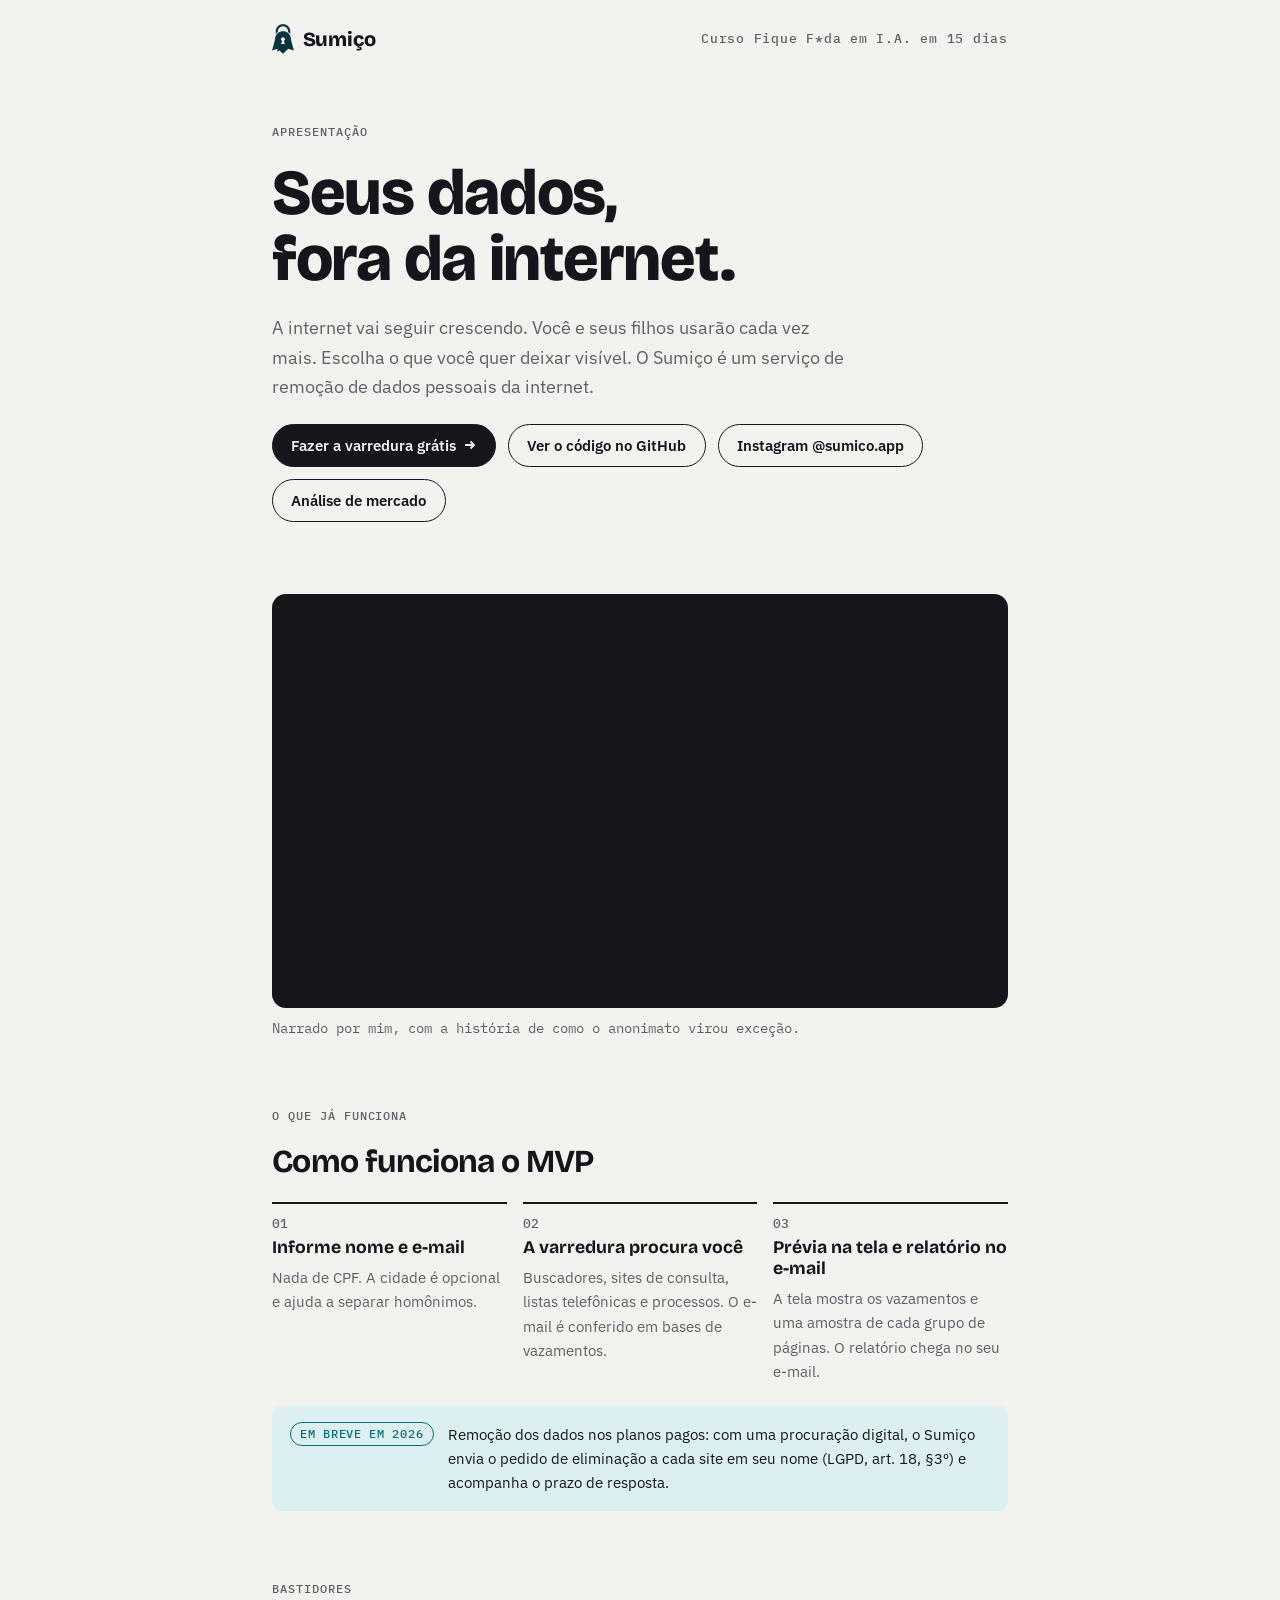
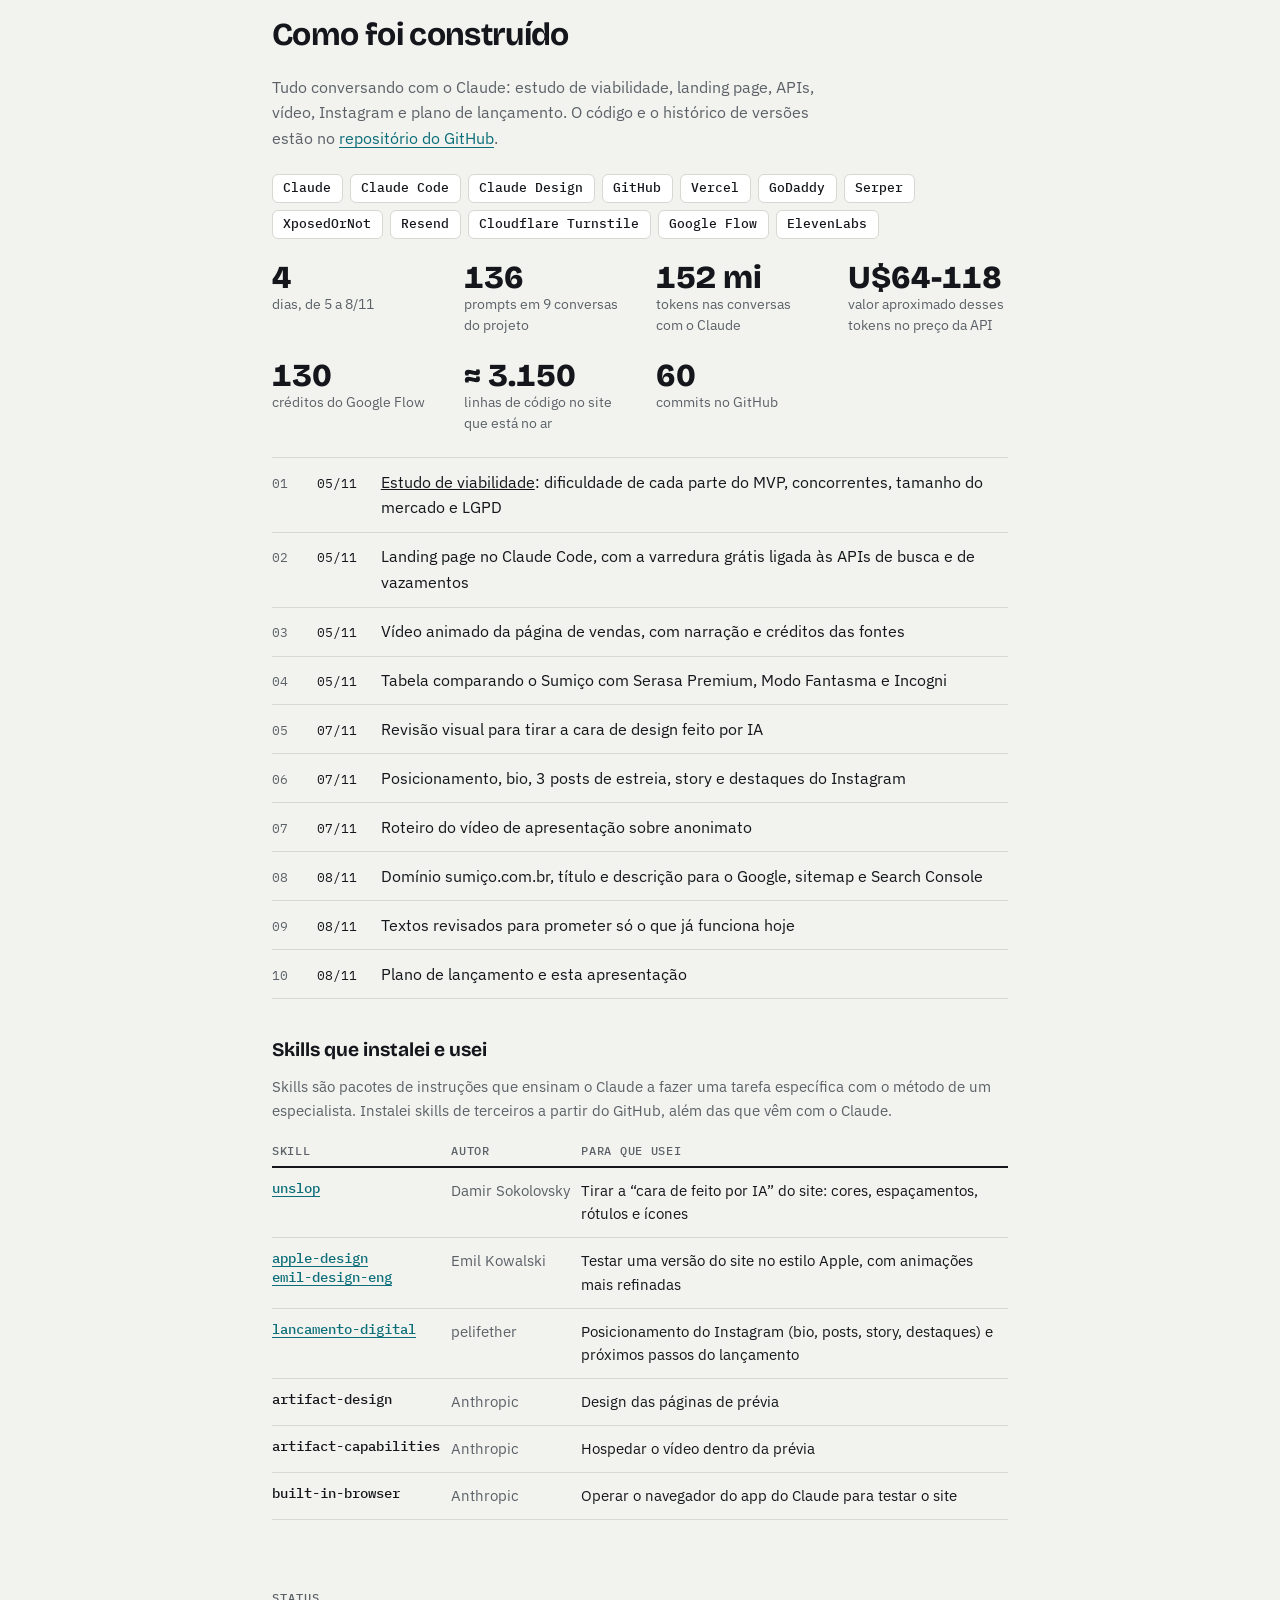
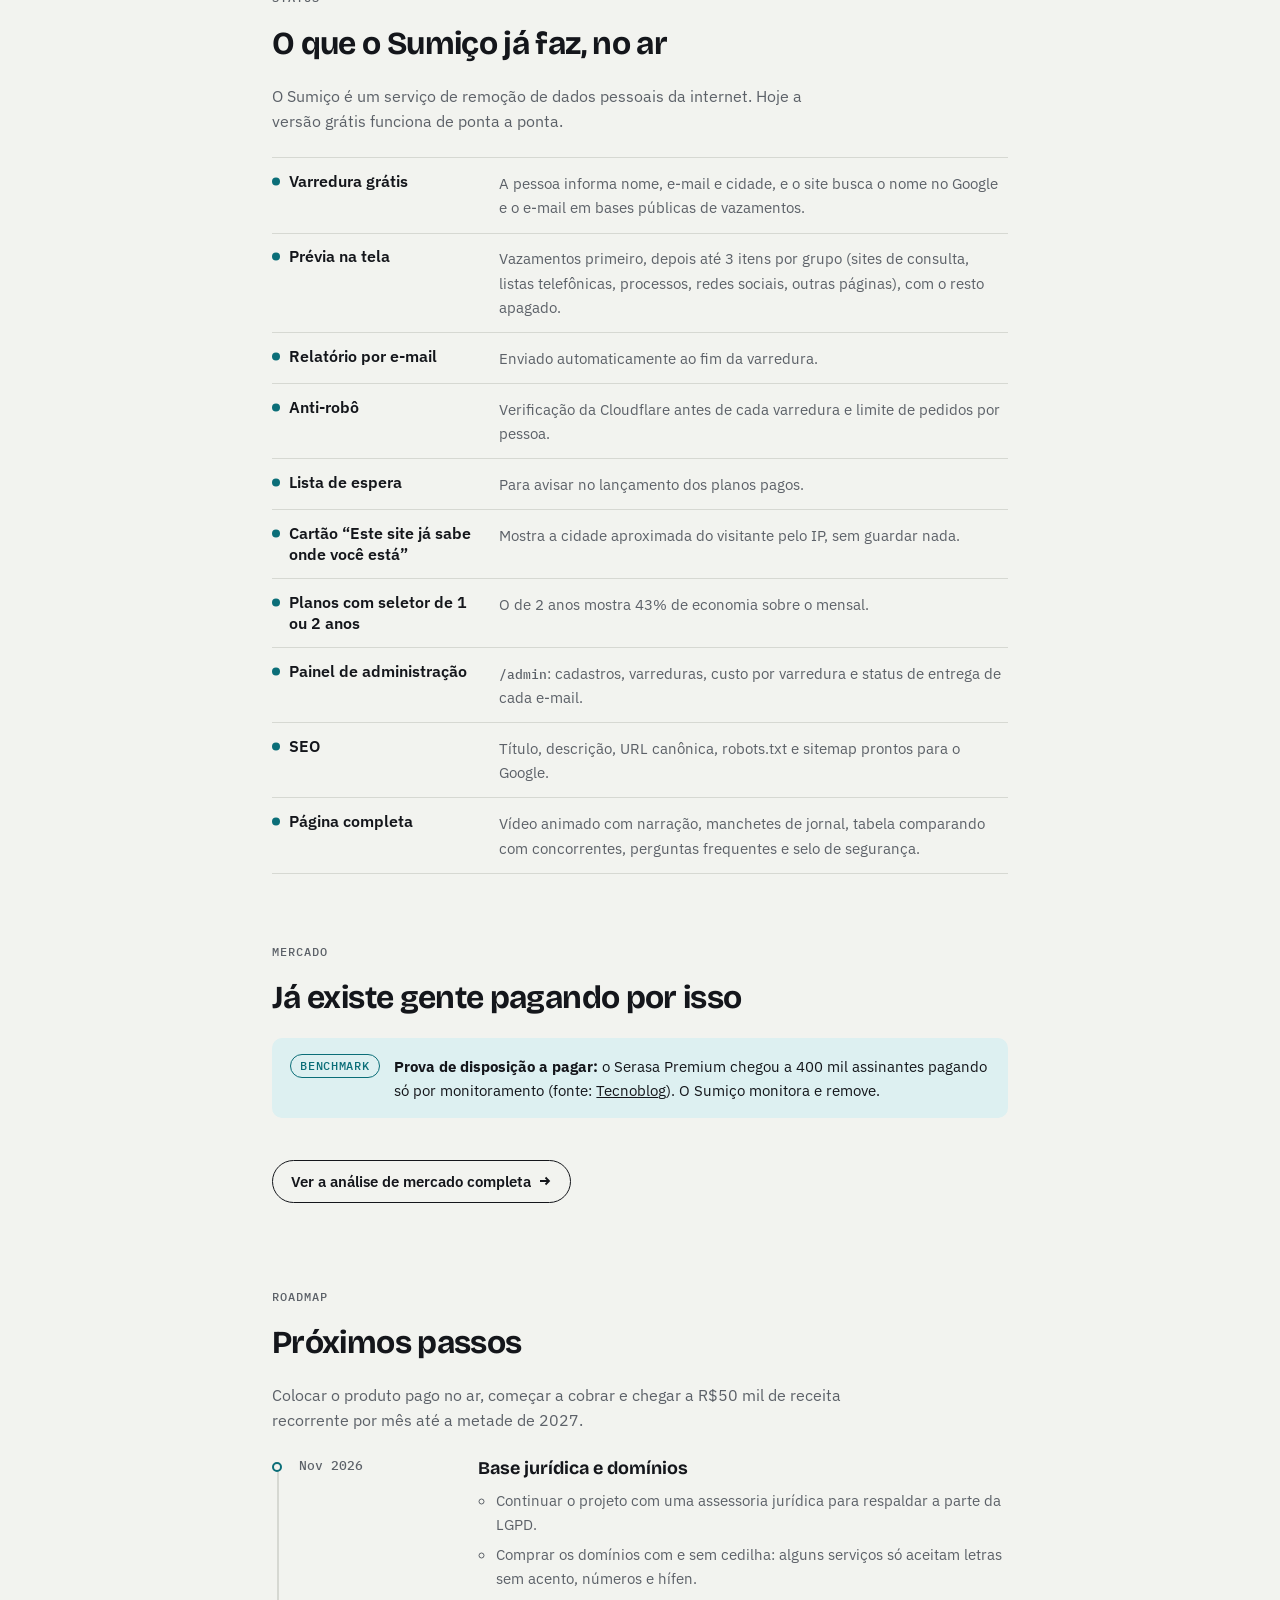
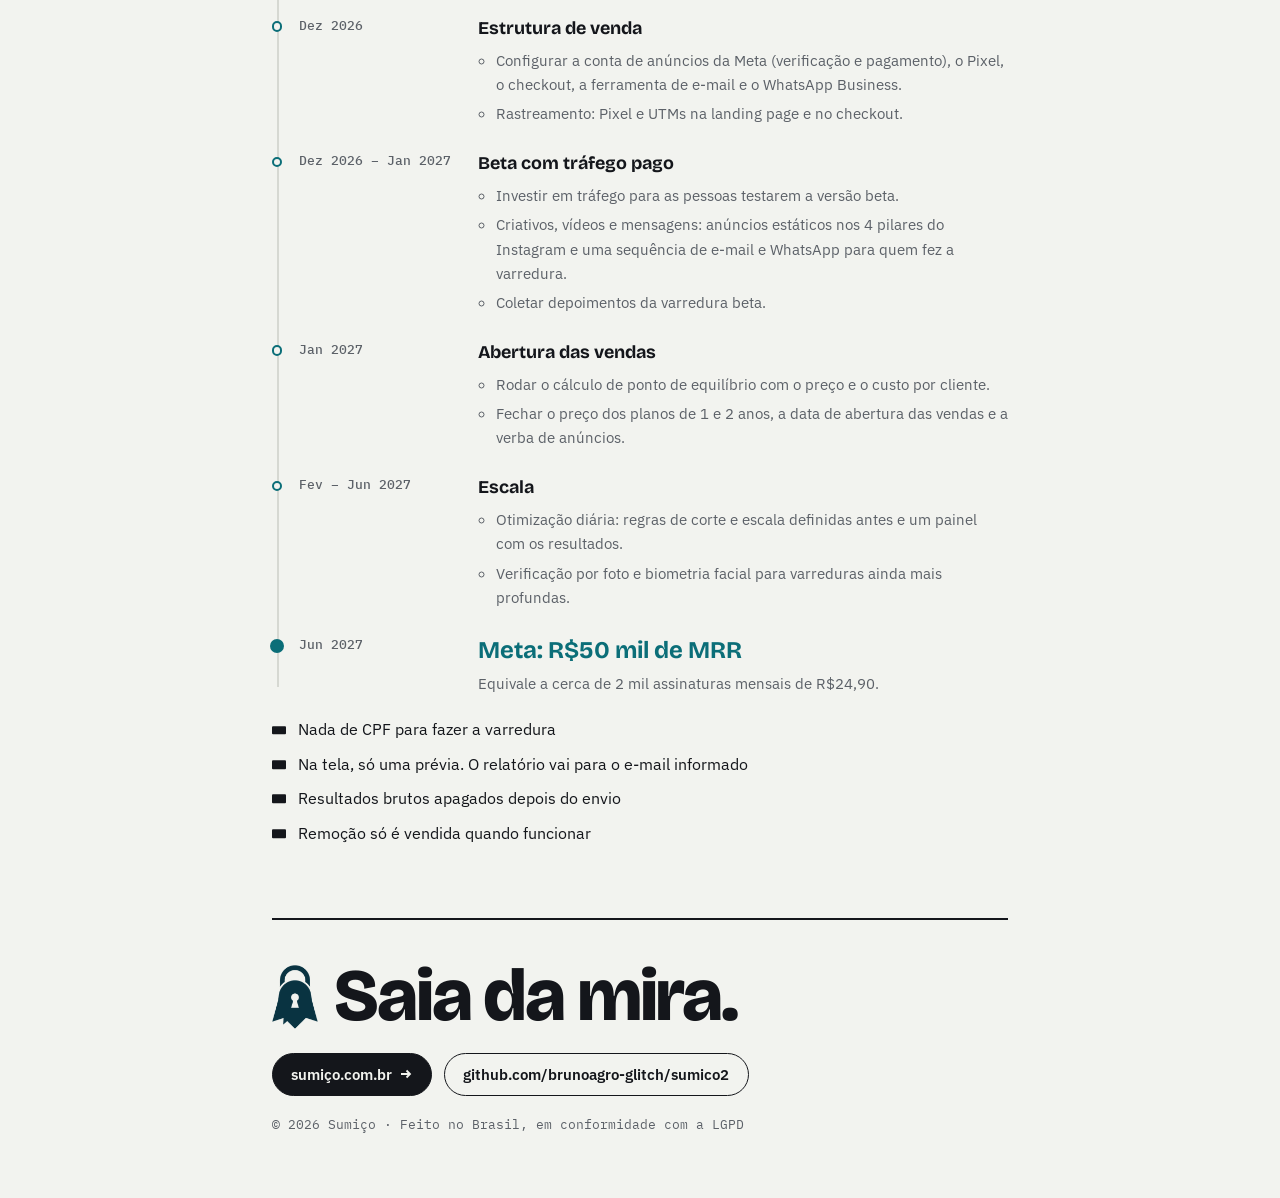
<file: apresentacao/index.html>
<!doctype html>
<html lang="pt-BR">
<head>
<meta charset="utf-8">
<meta name="viewport" content="width=device-width,initial-scale=1,viewport-fit=cover">
<title>Sumiço · Apresentação</title>
<meta name="description" content="Sumiço, serviço de remoção de dados pessoais da internet: o que já funciona, como foi feito com o Claude e os próximos passos.">
<link rel="canonical" href="https://www.xn--sumio-1ra.com.br/apresentacao">
<meta property="og:type" content="website">
<meta property="og:locale" content="pt_BR">
<meta property="og:site_name" content="Sumiço">
<meta property="og:title" content="Sumiço · Apresentação">
<meta property="og:description" content="Sumiço, serviço de remoção de dados pessoais da internet: o que já funciona, como foi feito com o Claude e os próximos passos.">
<meta property="og:url" content="https://www.xn--sumio-1ra.com.br/apresentacao">
<meta property="og:image" content="https://www.xn--sumio-1ra.com.br/og-image.png">
<meta name="twitter:card" content="summary_large_image">
<link rel="icon" type="image/png" sizes="32x32" href="/favicon-32.png">
<link rel="icon" type="image/png" sizes="64x64" href="/favicon-64.png">
<link rel="apple-touch-icon" href="/apple-touch-icon.png">
<link rel="preconnect" href="https://fonts.gstatic.com" crossorigin>
<style>:root{box-sizing:border-box}*,*::before,*::after{box-sizing:inherit}body{margin:0}img{max-width:100%}</style>
<link rel="preconnect" href="https://fonts.googleapis.com">
<link rel="stylesheet" href="https://fonts.googleapis.com/css2?family=Bricolage+Grotesque:opsz,wght@12..96,500;12..96,700;12..96,800&family=IBM+Plex+Sans:wght@400;500;600&family=IBM+Plex+Mono:wght@400;500&display=swap">
<style>
/* Layout: uma coluna estreita como um dossiê aberto; faixas de tarja preta como única ousadia */
:root{
  --paper:#F2F3EF; --ink:#14161B; --muted:#5C6168; --line:#D6D8D2;
  --card:#FFFFFF; --tarja:#14161B; --tarja-fg:#F2F3EF; --accent:#0B6E78; --accent-soft:#DDF0F1;
  --display:"Bricolage Grotesque", "Helvetica Neue", Arial, sans-serif;
  --body:"IBM Plex Sans", "Helvetica Neue", Arial, sans-serif;
  --mono:"IBM Plex Mono", ui-monospace, Menlo, monospace;
}
@media (prefers-color-scheme: dark){:root:not([data-theme="light"]){
  --paper:#101216; --ink:#E9EBE6; --muted:#9AA0A8; --line:#2A2E35;
  --card:#171A1F; --tarja:#E9EBE6; --tarja-fg:#101216; --accent:#5CD3DB; --accent-soft:#13302F; color-scheme:dark}}
:root[data-theme="dark"]{
  --paper:#101216; --ink:#E9EBE6; --muted:#9AA0A8; --line:#2A2E35;
  --card:#171A1F; --tarja:#E9EBE6; --tarja-fg:#101216; --accent:#5CD3DB; --accent-soft:#13302F; color-scheme:dark}

body{background:var(--paper);color:var(--ink);font:400 1rem/1.6 var(--body);
  padding-left:max(16px,env(safe-area-inset-left,0px));padding-right:max(16px,env(safe-area-inset-right,0px))}
.wrap{max-width:46rem;margin:0 auto;padding-block:1.5rem 4rem;display:flex;flex-direction:column;gap:4.5rem}
a{color:inherit}
:focus-visible{outline:2px solid var(--accent);outline-offset:3px;border-radius:4px}

.top{display:flex;justify-content:space-between;align-items:center;gap:1rem;flex-wrap:wrap;font:500 .8rem/1 var(--mono);color:var(--muted)}
.logo{display:inline-block;height:var(--h)}
.logo img{height:100%;width:auto;display:block}
.lg-d{display:none!important}
@media (prefers-color-scheme: dark){:root:not([data-theme="light"]) .lg-d{display:block!important}:root:not([data-theme="light"]) .lg-l{display:none!important}}
:root[data-theme="dark"] .lg-d{display:block!important}:root[data-theme="dark"] .lg-l{display:none!important}
.brand{display:inline-flex;align-items:center;gap:.55rem}
.closehead{display:flex;align-items:center;gap:1rem}
.lead a{color:var(--accent);text-underline-offset:3px}
.brand{font:800 1.25rem/1 var(--display);color:var(--ink);text-decoration:none;letter-spacing:-.01em}
.file{letter-spacing:.06em}

h1,h2{font-family:var(--display);text-wrap:balance;margin:0;letter-spacing:-.02em}
h1{font-weight:800;font-size:clamp(2.4rem,7vw,4rem);line-height:1.02}
h2{font-weight:700;font-size:clamp(1.5rem,4vw,2rem);line-height:1.1}
.lead{font-size:1.15rem;color:var(--muted);max-width:36rem;margin:0}
.eyebrow{font:500 .75rem/1 var(--mono);letter-spacing:.08em;text-transform:uppercase;color:var(--muted)}

/* tarja */
.t{position:relative;white-space:nowrap}
.t::after{content:"";position:absolute;left:-.06em;right:-.06em;top:.12em;bottom:.04em;background:var(--tarja);
  transform-origin:right;transform:scaleX(0);animation:tarja 2.6s 0.6s ease-in-out both}
@keyframes tarja{0%{transform:scaleX(0);transform-origin:left}35%,60%{transform:scaleX(1);transform-origin:left}61%{transform-origin:right}100%{transform:scaleX(0);transform-origin:right}}
.nw{white-space:nowrap}
.stats [data-fact]{cursor:pointer;border-radius:6px}
.stats [data-fact] b{position:relative;align-self:flex-start}
.stats [data-fact] b::after{content:"";position:absolute;left:-.08em;right:-.08em;top:.02em;bottom:-.02em;background:var(--tarja);transform:scaleX(0);transform-origin:right;transition:transform .35s cubic-bezier(.7,0,.2,1)}
.stats [data-fact].cover b::after{transform:scaleX(1);transform-origin:left}
.stats [data-fact].showing span{color:var(--accent)}
@media (prefers-reduced-motion:reduce){.stats [data-fact] b::after{transition:none}}
button.t{font:inherit;color:inherit;letter-spacing:inherit;background:none;border:0;padding:0;margin:0;cursor:pointer}
.t.played::after{animation:none;transform:scaleX(0);transform-origin:right;transition:transform .45s cubic-bezier(.7,0,.2,1)}
.t.played.on::after{transform:scaleX(1);transform-origin:left}
@media (prefers-reduced-motion:reduce){.t::after{animation:none}.t.played::after{transition:none}}

.hero{display:flex;flex-direction:column;gap:1.4rem}
.ctas{display:flex;gap:.75rem;flex-wrap:wrap}
.btn{display:inline-flex;align-items:center;gap:.5rem;padding:.8rem 1.15rem;border-radius:999px;font:600 .95rem/1 var(--body);text-decoration:none;border:1.5px solid var(--ink)}
.btn.primary{background:var(--ink);color:var(--paper)}
.btn:hover{transform:translateY(-1px)}
.btn svg{width:12px;height:12px;stroke:currentColor;stroke-width:1.8;fill:none}

/* vídeo */
.video{display:flex;flex-direction:column;gap:.7rem}
.poster{position:relative;display:grid;place-items:center;aspect-ratio:16/9;max-width:100%;border-radius:14px;overflow:hidden;
  background:var(--tarja);color:var(--tarja-fg);text-decoration:none}
.poster .bars{position:absolute;inset:0;display:flex;flex-direction:column;justify-content:center;gap:12px;padding:0 9%;opacity:.16}
.poster .bars i{display:block;height:14px;background:var(--tarja-fg);border-radius:2px}
.poster .play{position:relative;display:flex;flex-direction:column;align-items:center;gap:.8rem;text-align:center;padding:1rem}
.poster .circle{width:72px;height:72px;border-radius:50%;background:var(--tarja-fg);display:grid;place-items:center;transition:transform .2s}
.poster:hover .circle{transform:scale(1.06)}
.poster .circle svg{width:24px;height:24px;fill:var(--tarja);margin-left:4px}
.poster .ptitle{font:700 1.3rem/1.15 var(--display)}
.poster .psub{font:500 .8rem/1 var(--mono);opacity:.75;letter-spacing:.04em}
.poster[aria-disabled="true"]{cursor:default}
.player{position:relative;aspect-ratio:16/9;border-radius:14px;overflow:hidden;background:var(--tarja)}
.player iframe{position:absolute;inset:0;width:100%;height:100%;border:0}
.vmeta{font:400 .85rem/1.4 var(--mono);color:var(--muted);margin:0}

/* seções */
section{display:flex;flex-direction:column;gap:1.4rem}
.steps{list-style:none;margin:0;padding:0;display:grid;grid-template-columns:repeat(3,minmax(0,1fr));gap:1rem}
.steps li{display:flex;flex-direction:column;gap:.4rem;padding-top:.9rem;border-top:2px solid var(--ink)}
.steps .n{font:500 .8rem/1 var(--mono);color:var(--muted)}
.steps b{font:700 1.1rem/1.2 var(--display)}
.steps p{margin:0;color:var(--muted);font-size:.95rem}
.soon{display:flex;gap:.9rem;align-items:flex-start;padding:1rem 1.1rem;border-radius:10px;background:var(--accent-soft)}
.soon .tag{flex:none;font:500 .72rem/1 var(--mono);letter-spacing:.06em;text-transform:uppercase;color:var(--accent);border:1px solid var(--accent);border-radius:999px;padding:.35rem .6rem}
.soon p{margin:0;font-size:.95rem}

.tools{display:flex;flex-wrap:wrap;gap:.45rem;margin:0;padding:0;list-style:none}
.tools li{font:500 .8rem/1 var(--mono);padding:.45rem .65rem;border:1px solid var(--line);border-radius:6px;background:var(--card)}
.stats{display:grid;grid-template-columns:repeat(auto-fit,minmax(9.5rem,1fr));gap:1.4rem 2rem}
.stats div{display:flex;flex-direction:column}
.stats b{font:800 2rem/1 var(--display);font-variant-numeric:tabular-nums}
.stats span{font-size:.85rem;color:var(--muted)}

.log{list-style:none;margin:0;padding:0;display:flex;flex-direction:column}
.log li{display:grid;grid-template-columns:2.2rem 3.4rem minmax(0,1fr);gap:.6rem;padding:.7rem 0;border-bottom:1px solid var(--line);align-items:baseline}
.log li:first-child{border-top:1px solid var(--line)}
.log .i,.log .d{font:400 .8rem/1 var(--mono);color:var(--muted);font-variant-numeric:tabular-nums}
.log .d{color:var(--ink)}

.sub{display:flex;flex-direction:column;gap:.8rem;margin-top:1rem}
.sub h3{font:700 1.2rem/1.2 var(--display);margin:0}
.sub > p{margin:0;color:var(--muted);font-size:.95rem}
.sub a{color:var(--accent);text-underline-offset:3px}
.tablewrap{overflow-x:auto}
.skills{width:100%;border-collapse:collapse;font-size:.92rem;min-width:30rem}
.skills th{font:500 .72rem/1 var(--mono);letter-spacing:.06em;text-transform:uppercase;color:var(--muted);text-align:left;padding:.6rem .7rem .6rem 0;border-bottom:2px solid var(--ink)}
.skills td{padding:.7rem .7rem .7rem 0;border-bottom:1px solid var(--line);vertical-align:top}
.skills td:first-child{font:500 .85rem/1.4 var(--mono);white-space:nowrap}
.skills td:nth-child(2){color:var(--muted);white-space:nowrap}
.feats{list-style:none;margin:0;padding:0;display:flex;flex-direction:column}
.feats li{display:grid;grid-template-columns:minmax(0,13rem) minmax(0,1fr);gap:.4rem 1.2rem;padding:.8rem 0;border-bottom:1px solid var(--line)}
.feats li:first-child{border-top:1px solid var(--line)}
.feats b{font:600 .98rem/1.35 var(--body);display:flex;gap:.55rem;align-items:baseline}
.feats b::before{content:"";flex:none;width:.5rem;height:.5rem;border-radius:50%;background:var(--accent);transform:translateY(-.1rem)}
.feats span{color:var(--muted);font-size:.95rem}
.feats code{font:500 .85em var(--mono)}
@media (max-width:640px){.feats li{grid-template-columns:minmax(0,1fr)}.feats span{padding-left:1.05rem}}
.tl{list-style:none;margin:0;padding:0;display:flex;flex-direction:column;position:relative}
.tl::before{content:"";position:absolute;left:.3rem;top:.5rem;bottom:.5rem;width:2px;background:var(--line)}
.tl > li{position:relative;display:grid;grid-template-columns:10rem minmax(0,1fr);gap:.3rem 1.2rem;padding:0 0 1.6rem 1.7rem}
.tl > li::before{content:"";position:absolute;left:0;top:.35rem;width:.65rem;height:.65rem;border-radius:50%;background:var(--paper);border:2px solid var(--accent)}
.tl .when{font:500 .8rem/1.6 var(--mono);color:var(--muted);font-variant-numeric:tabular-nums}
.tl b{font:700 1.12rem/1.3 var(--display)}
.tl ul{margin:.4rem 0 0;padding-left:1.1rem;color:var(--muted);font-size:.95rem;display:flex;flex-direction:column;gap:.3rem}
.tl p{margin:.3rem 0 0;color:var(--muted);font-size:.95rem}
.tl .goal{padding-bottom:0}
.tl .goal::before{background:var(--accent);width:.9rem;height:.9rem;left:-.12rem;top:.25rem}
.tl .goal b{font-size:1.5rem;color:var(--accent)}
@media (max-width:640px){.tl > li{grid-template-columns:minmax(0,1fr)}}
.phases{display:grid;grid-template-columns:repeat(2,minmax(0,1fr));gap:1rem}
.phase{padding:1.1rem;border:1px solid var(--line);border-radius:12px;background:var(--card);display:flex;flex-direction:column;gap:.35rem}
.phase .k{font:500 .75rem/1 var(--mono);color:var(--accent);letter-spacing:.05em;text-transform:uppercase}
.phase b{font:700 1.08rem/1.25 var(--display)}
.phase p{margin:0;color:var(--muted);font-size:.93rem}

.rules{margin:0;padding:0;list-style:none;display:flex;flex-direction:column;gap:.55rem}
.rules li{display:flex;gap:.7rem;align-items:baseline}
.rules li::before{content:"";flex:none;width:.9rem;height:.55rem;background:var(--tarja);border-radius:1px;transform:translateY(-.05rem)}

.close{display:flex;flex-direction:column;gap:1.2rem;padding-top:2.5rem;border-top:2px solid var(--ink)}
.close .big{font:800 clamp(2.4rem,9vw,4.6rem)/1 var(--display);letter-spacing:-.03em;margin:0}
.foot{font:400 .8rem/1.5 var(--mono);color:var(--muted)}

@media (max-width:640px){
  .steps,.phases{grid-template-columns:minmax(0,1fr)}
  .wrap{gap:3.5rem}
}
</style>

</head>
<body>
<div class="wrap">
  <header class="top">
    <a class="brand" href="https://www.xn--sumio-1ra.com.br/" target="_blank" rel="noopener"><span class="logo" style="--h:30px" aria-hidden="true"><img class="lg-l" src="[data-uri]" alt=""><img class="lg-d" src="[data-uri]" alt=""></span>Sumiço</a>
    <span class="file">Curso Fique F*da em I.A. em 15 dias</span>
  </header>

  <div class="hero">
    <span class="eyebrow">Apresentação</span>
    <h1>Seus <span class="nw"><button type="button" class="t" id="tarja" aria-pressed="false" title="Toque para esconder">dados</button>,</span><br>fora da internet.</h1>
    <p class="lead">A internet vai seguir crescendo. Você e seus filhos usarão cada vez mais. Escolha o que você quer deixar visível. O Sumiço é um serviço de remoção de dados pessoais da internet.</p>
    <div class="ctas">
      <a class="btn primary" href="https://www.xn--sumio-1ra.com.br/" target="_blank" rel="noopener">Fazer a varredura grátis <svg viewBox="0 0 12 12"><path d="M1 6h9M6.5 2.5 10 6l-3.5 3.5"/></svg></a>
      <a class="btn" href="https://github.com/brunoagro-glitch/sumico2" target="_blank" rel="noopener">Ver o código no GitHub</a>
      <a class="btn" href="https://www.instagram.com/sumico.app/" target="_blank" rel="noopener">Instagram @sumico.app</a>
      <a class="btn" href="https://claude.ai/artifact/CVyZAiA9sh1SNQYLqc1w2V" target="_blank" rel="noopener">Análise de mercado</a>
    </div>
  </div>

  <div class="video">
    <div class="player"><iframe src="https://www.youtube-nocookie.com/embed/J_I-56KV0ko?rel=0&amp;modestbranding=1&amp;playsinline=1" title="Sumiço: o vídeo" loading="lazy" allow="accelerometer; autoplay; clipboard-write; encrypted-media; gyroscope; picture-in-picture; web-share" referrerpolicy="strict-origin-when-cross-origin" allowfullscreen></iframe></div>
    <p class="vmeta" id="vmeta">Narrado por mim, com a história de como o anonimato virou exceção.</p>
  </div>

  <section aria-labelledby="h-como">
    <span class="eyebrow">O que já funciona</span>
    <h2 id="h-como">Como funciona o MVP</h2>
    <ol class="steps">
      <li><span class="n">01</span><b>Informe nome e e-mail</b><p>Nada de CPF. A cidade é opcional e ajuda a separar homônimos.</p></li>
      <li><span class="n">02</span><b>A varredura procura você</b><p>Buscadores, sites de consulta, listas telefônicas e processos. O e-mail é conferido em bases de vazamentos.</p></li>
      <li><span class="n">03</span><b>Prévia na tela e relatório no e-mail</b><p>A tela mostra os vazamentos e uma amostra de cada grupo de páginas. O relatório chega no seu e-mail.</p></li>
    </ol>
    <div class="soon"><span class="tag">Em breve em 2026</span><p>Remoção dos dados nos planos pagos: com uma procuração digital, o Sumiço envia o pedido de eliminação a cada site em seu nome (LGPD, art. 18, §3º) e acompanha o prazo de resposta.</p></div>
  </section>

  <section aria-labelledby="h-build">
    <span class="eyebrow">Bastidores</span>
    <h2 id="h-build">Como foi construído</h2>
    <p class="lead" style="font-size:1rem">Tudo conversando com o Claude: estudo de viabilidade, landing page, APIs, vídeo, Instagram e plano de lançamento. O código e o histórico de versões estão no <a href="https://github.com/brunoagro-glitch/sumico2" target="_blank" rel="noopener">repositório do GitHub</a>.</p>
    <ul class="tools">
      <li>Claude</li><li>Claude Code</li><li>Claude Design</li><li>GitHub</li><li>Vercel</li><li>GoDaddy</li><li>Serper</li><li>XposedOrNot</li><li>Resend</li><li>Cloudflare Turnstile</li><li>Google Flow</li><li>ElevenLabs</li>
    </ul>
    <div class="stats">
      <div><b>4</b><span>dias, de 5 a 8/11</span></div>
      <div data-fact="A conversa da landing page sozinha teve 81 mensagens" role="button" tabindex="0" title="Toque para ver uma curiosidade"><b>136</b><span>prompts em 9 conversas do projeto</span></div>
      <div data-fact="A maior parte é releitura: a cada passo, o Claude relê a conversa inteira" role="button" tabindex="0" title="Toque para ver uma curiosidade"><b>152 mi</b><span>tokens nas conversas com o Claude</span></div>
      <div><b>U$64-118</b><span>valor aproximado desses tokens no preço da API</span></div>
      <div><b>130</b><span>créditos do Google Flow</span></div>
      <div data-fact="1.967 na landing, 738 no backend da varredura, 389 no painel e no relatório" role="button" tabindex="0" title="Toque para ver uma curiosidade"><b>≈ 3.150</b><span>linhas de código no site que está no ar</span></div>
      <div><b>60</b><span>commits no GitHub</span></div>
    </div>
    <ol class="log">
      <li><span class="i">01</span><span class="d">05/11</span><span><a href="https://claude.ai/artifact/CVyZAiA9sh1SNQYLqc1w2V" target="_blank" rel="noopener">Estudo de viabilidade</a>: dificuldade de cada parte do MVP, concorrentes, tamanho do mercado e LGPD</span></li>
      <li><span class="i">02</span><span class="d">05/11</span><span>Landing page no Claude Code, com a varredura grátis ligada às APIs de busca e de vazamentos</span></li>
      <li><span class="i">03</span><span class="d">05/11</span><span>Vídeo animado da página de vendas, com narração e créditos das fontes</span></li>
      <li><span class="i">04</span><span class="d">05/11</span><span>Tabela comparando o Sumiço com Serasa Premium, Modo Fantasma e Incogni</span></li>
      <li><span class="i">05</span><span class="d">07/11</span><span>Revisão visual para tirar a cara de design feito por IA</span></li>
      <li><span class="i">06</span><span class="d">07/11</span><span>Posicionamento, bio, 3 posts de estreia, story e destaques do Instagram</span></li>
      <li><span class="i">07</span><span class="d">07/11</span><span>Roteiro do vídeo de apresentação sobre anonimato</span></li>
      <li><span class="i">08</span><span class="d">08/11</span><span>Domínio sumiço.com.br, título e descrição para o Google, sitemap e Search Console</span></li>
      <li><span class="i">09</span><span class="d">08/11</span><span>Textos revisados para prometer só o que já funciona hoje</span></li>
      <li><span class="i">10</span><span class="d">08/11</span><span>Plano de lançamento e esta apresentação</span></li>
    </ol>
    <div class="sub">
      <h3>Skills que instalei e usei</h3>
      <p>Skills são pacotes de instruções que ensinam o Claude a fazer uma tarefa específica com o método de um especialista. Instalei skills de terceiros a partir do GitHub, além das que vêm com o Claude.</p>
      <div class="tablewrap">
        <table class="skills">
          <thead><tr><th>Skill</th><th>Autor</th><th>Para que usei</th></tr></thead>
          <tbody>
            <tr><td><a href="https://github.com/heydamir/unslop" target="_blank" rel="noopener">unslop</a></td><td>Damir Sokolovsky</td><td>Tirar a “cara de feito por IA” do site: cores, espaçamentos, rótulos e ícones</td></tr>
            <tr><td><a href="https://github.com/emilkowalski/skill/tree/main/skills/apple-design" target="_blank" rel="noopener">apple-design</a><br><a href="https://github.com/emilkowalski/skill/tree/main/skills/emil-design-eng" target="_blank" rel="noopener">emil-design-eng</a></td><td>Emil Kowalski</td><td>Testar uma versão do site no estilo Apple, com animações mais refinadas</td></tr>
            <tr><td><a href="https://github.com/pelifether/lancamento-digital" target="_blank" rel="noopener">lancamento-digital</a></td><td>pelifether</td><td>Posicionamento do Instagram (bio, posts, story, destaques) e próximos passos do lançamento</td></tr>
            <tr><td>artifact-design</td><td>Anthropic</td><td>Design das páginas de prévia</td></tr>
            <tr><td>artifact-capabilities</td><td>Anthropic</td><td>Hospedar o vídeo dentro da prévia</td></tr>
            <tr><td>built-in-browser</td><td>Anthropic</td><td>Operar o navegador do app do Claude para testar o site</td></tr>
          </tbody>
        </table>
      </div>
    </div>
  </section>

  <section aria-labelledby="h-noar">
    <span class="eyebrow">Status</span>
    <h2 id="h-noar">O que o Sumiço já faz, no ar</h2>
    <p class="lead" style="font-size:1rem">O Sumiço é um serviço de remoção de dados pessoais da internet. Hoje a versão grátis funciona de ponta a ponta.</p>
    <ul class="feats">
      <li><b>Varredura grátis</b><span>A pessoa informa nome, e-mail e cidade, e o site busca o nome no Google e o e-mail em bases públicas de vazamentos.</span></li>
      <li><b>Prévia na tela</b><span>Vazamentos primeiro, depois até 3 itens por grupo (sites de consulta, listas telefônicas, processos, redes sociais, outras páginas), com o resto apagado.</span></li>
      <li><b>Relatório por e-mail</b><span>Enviado automaticamente ao fim da varredura.</span></li>
      <li><b>Anti-robô</b><span>Verificação da Cloudflare antes de cada varredura e limite de pedidos por pessoa.</span></li>
      <li><b>Lista de espera</b><span>Para avisar no lançamento dos planos pagos.</span></li>
      <li><b>Cartão “Este site já sabe onde você está”</b><span>Mostra a cidade aproximada do visitante pelo IP, sem guardar nada.</span></li>
      <li><b>Planos com seletor de 1 ou 2 anos</b><span>O de 2 anos mostra 43% de economia sobre o mensal.</span></li>
      <li><b>Painel de administração</b><span><code>/admin</code>: cadastros, varreduras, custo por varredura e status de entrega de cada e-mail.</span></li>
      <li><b>SEO</b><span>Título, descrição, URL canônica, robots.txt e sitemap prontos para o Google.</span></li>
      <li><b>Página completa</b><span>Vídeo animado com narração, manchetes de jornal, tabela comparando com concorrentes, perguntas frequentes e selo de segurança.</span></li>
    </ul>
  </section>

  <section aria-labelledby="h-mercado">
    <span class="eyebrow">Mercado</span>
    <h2 id="h-mercado">Já existe gente pagando por isso</h2>
    <div class="soon"><span class="tag">Benchmark</span><p><b>Prova de disposição a pagar:</b> o Serasa Premium chegou a 400 mil assinantes pagando só por monitoramento (fonte: <a href="https://tecnoblog.net/noticias/serasa-permite-bloquear-acesso-de-empresas-ao-score-de-credito-de-cpf/" target="_blank" rel="noopener">Tecnoblog</a>). O Sumiço monitora e remove.</p></div>
    <p style="margin-top:1.2rem"><a class="btn" href="https://claude.ai/artifact/CVyZAiA9sh1SNQYLqc1w2V" target="_blank" rel="noopener">Ver a análise de mercado completa <svg viewBox="0 0 12 12"><path d="M1 6h9M6.5 2.5 10 6l-3.5 3.5"/></svg></a></p>
  </section>

  <section aria-labelledby="h-next">
    <span class="eyebrow">Roadmap</span>
    <h2 id="h-next">Próximos passos</h2>
    <p class="lead" style="font-size:1rem">Colocar o produto pago no ar, começar a cobrar e chegar a R$50 mil de receita recorrente por mês até a metade de 2027.</p>
    <ol class="tl">
      <li><span class="when">Nov 2026</span><div><b>Base jurídica e domínios</b><ul>
        <li>Continuar o projeto com uma assessoria jurídica para respaldar a parte da LGPD.</li>
        <li>Comprar os domínios com e sem cedilha: alguns serviços só aceitam letras sem acento, números e hífen.</li></ul></div></li>
      <li><span class="when">Dez 2026</span><div><b>Estrutura de venda</b><ul>
        <li>Configurar a conta de anúncios da Meta (verificação e pagamento), o Pixel, o checkout, a ferramenta de e-mail e o WhatsApp Business.</li>
        <li>Rastreamento: Pixel e UTMs na landing page e no checkout.</li></ul></div></li>
      <li><span class="when">Dez 2026 – Jan 2027</span><div><b>Beta com tráfego pago</b><ul>
        <li>Investir em tráfego para as pessoas testarem a versão beta.</li>
        <li>Criativos, vídeos e mensagens: anúncios estáticos nos 4 pilares do Instagram e uma sequência de e-mail e WhatsApp para quem fez a varredura.</li>
        <li>Coletar depoimentos da varredura beta.</li></ul></div></li>
      <li><span class="when">Jan 2027</span><div><b>Abertura das vendas</b><ul>
        <li>Rodar o cálculo de ponto de equilíbrio com o preço e o custo por cliente.</li>
        <li>Fechar o preço dos planos de 1 e 2 anos, a data de abertura das vendas e a verba de anúncios.</li></ul></div></li>
      <li><span class="when">Fev – Jun 2027</span><div><b>Escala</b><ul>
        <li>Otimização diária: regras de corte e escala definidas antes e um painel com os resultados.</li>
        <li>Verificação por foto e biometria facial para varreduras ainda mais profundas.</li></ul></div></li>
      <li class="goal"><span class="when">Jun 2027</span><div><b>Meta: R$50 mil de MRR</b><p>Equivale a cerca de 2 mil assinaturas mensais de R$24,90.</p></div></li>
    </ol>
    <ul class="rules">
      <li>Nada de CPF para fazer a varredura</li>
      <li>Na tela, só uma prévia. O relatório vai para o e-mail informado</li>
      <li>Resultados brutos apagados depois do envio</li>
      <li>Remoção só é vendida quando funcionar</li>
    </ul>
  </section>

  <footer class="close">
    <div class="closehead"><span class="logo" style="--h:64px" aria-hidden="true"><img class="lg-l" src="[data-uri]" alt=""><img class="lg-d" src="[data-uri]" alt=""></span><p class="big">Saia da mira.</p></div>
    <div class="ctas">
      <a class="btn primary" href="https://www.xn--sumio-1ra.com.br/" target="_blank" rel="noopener">sumiço.com.br <svg viewBox="0 0 12 12"><path d="M1 6h9M6.5 2.5 10 6l-3.5 3.5"/></svg></a>
      <a class="btn" href="https://github.com/brunoagro-glitch/sumico2" target="_blank" rel="noopener">github.com/brunoagro-glitch/sumico2</a>
    </div>
    <span class="foot">© 2026 Sumiço · Feito no Brasil, em conformidade com a LGPD</span>
  </footer>
</div>

<script>

(function(){
  const t = document.getElementById('tarja');
  const done = () => t.classList.add('played');
  t.addEventListener('animationend', done, {once:true});
  if (matchMedia('(prefers-reduced-motion: reduce)').matches) done();
  t.addEventListener('click', () => {
    done();
    const on = t.classList.toggle('on');
    t.setAttribute('aria-pressed', on);
    t.title = on ? 'Toque para mostrar' : 'Toque para esconder';
  });
})();

document.querySelectorAll('[data-fact]').forEach(el => {
  const span = el.querySelector('span'), orig = span.textContent;
  let timer, busy = false;
  const flip = () => {
    if (busy) return; busy = true; clearTimeout(timer);
    el.classList.add('cover');
    setTimeout(() => {
      const show = !el.classList.contains('showing');
      el.classList.toggle('showing', show);
      span.textContent = show ? el.dataset.fact : orig;
      el.classList.remove('cover'); busy = false;
      if (show) timer = setTimeout(flip, 6000);
    }, 450);
  };
  el.addEventListener('click', flip);
  el.addEventListener('keydown', e => { if (e.key === 'Enter' || e.key === ' ') { e.preventDefault(); flip(); } });
});


</script>

</body>
</html>
</file>
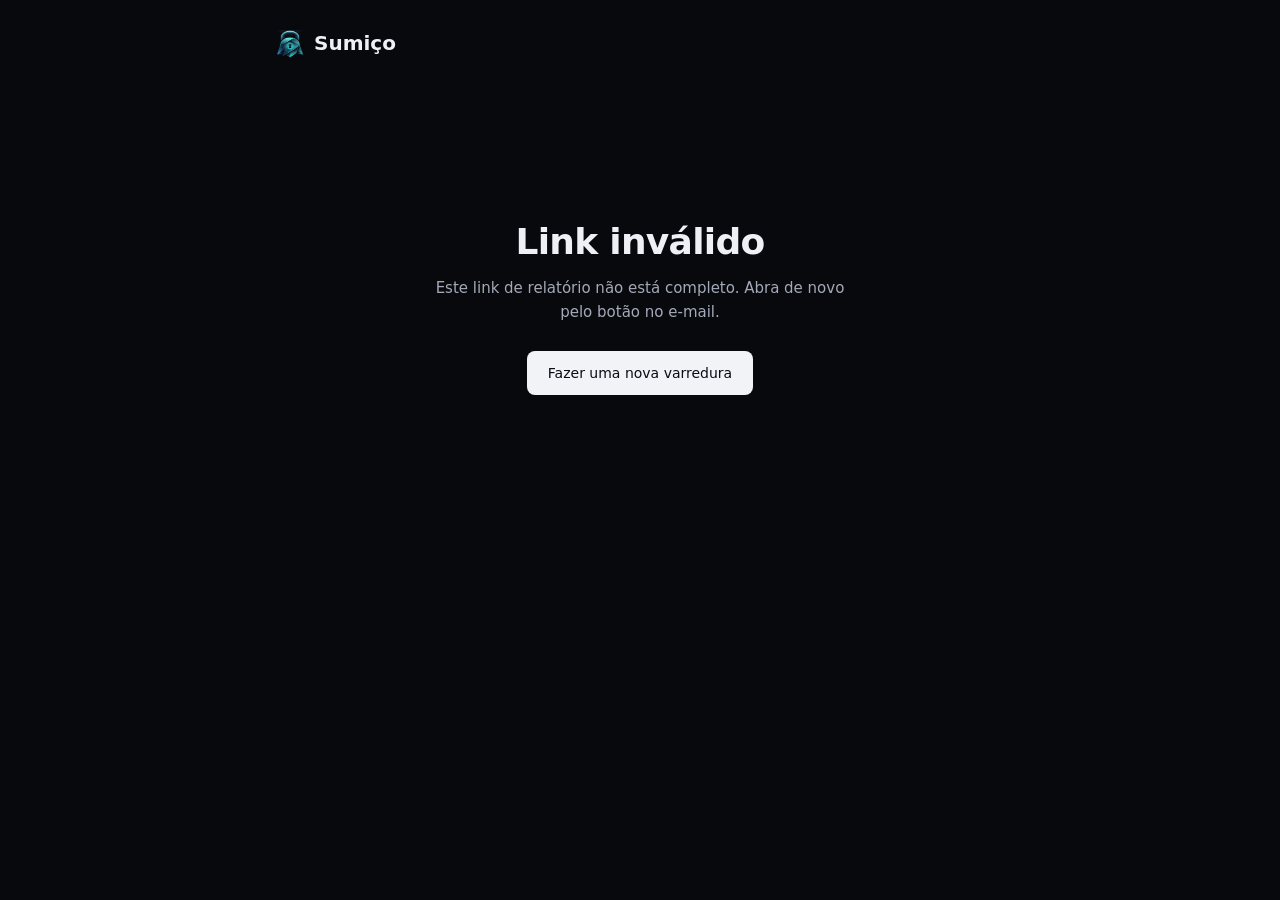
<file: relatorio.html>
<!doctype html>
<html lang="pt-BR">
<head>
<meta charset="utf-8">
<meta name="viewport" content="width=device-width, initial-scale=1">
<meta name="robots" content="noindex, nofollow">
<meta name="referrer" content="no-referrer">
<title>Sumiço · Seu relatório</title>
<link rel="icon" type="image/png" sizes="32x32" href="favicon-32.png">
<link rel="apple-touch-icon" href="favicon-180.png">
<style>
:root { color-scheme: dark; --bg: #08090d; --surface: #0d0f15; --raised: #1a1d26; --line: rgba(238,240,245,.10); --line-strong: rgba(238,240,245,.18); --fg: #eef0f5; --fg-2: #a3a9b8; --fg-3: #7a8296; --accent: #3d8bff; --accent-ink: #8fbaff; --ok: #4cc38a; --warn: #e0a64b; --bad: #ef6b6f; --mono: ui-monospace, "SFMono-Regular", Menlo, monospace; --sans: -apple-system, "Segoe UI", system-ui, sans-serif; --btn: #f2f3f6; --btn-ink: #0b0d14; --ease: cubic-bezier(.2, .7, .2, 1) }
* { box-sizing: border-box }
body { margin: 0; background: var(--bg); color: var(--fg); font: 15px/1.55 -apple-system, "Segoe UI", system-ui, sans-serif }
.wrap { max-width: 760px; margin: 0 auto; padding: 28px 16px 72px }
.top { display: flex; align-items: center; justify-content: space-between; gap: 12px; margin-bottom: 36px }
.brand { color: var(--fg); text-decoration: none; font-weight: 600; font-size: 20px; display: flex; align-items: center; gap: 10px }
.brand img { width: 28px; height: 28px }
.when { font: 12px var(--mono); color: var(--fg-3) }
h1 { margin: 0; font-size: clamp(26px, 5vw, 36px); line-height: 1.15; letter-spacing: -.02em; font-weight: 600 }
.lede { margin: 10px 0 0; color: var(--fg-2) }
.tiles { margin-top: 24px; display: grid; grid-template-columns: repeat(auto-fit, minmax(160px, 1fr)); gap: 10px }
.tile { padding: 16px; border: 1px solid var(--line-strong); border-radius: 12px; background: var(--surface) }
.tile b { display: block; font: 500 32px/1 var(--mono); letter-spacing: -.03em }
.tile span { display: block; margin-top: 6px; font-size: 13px; color: var(--fg-2) }
.tile.warn b { color: var(--warn) } .tile.bad b { color: var(--bad) } .tile.ok b { color: var(--ok) }
.group { margin-top: 32px }
.group.first { padding: 16px; border: 1px solid rgba(239,107,111,.35); border-radius: 12px; background: rgba(239,107,111,.05) }
.group h2 { margin: 0; font-size: 17px; font-weight: 500; display: flex; justify-content: space-between; gap: 12px }
.group h2 span { font: 400 13px var(--mono); color: var(--fg-3) }
.group > p { margin: 2px 0 0; font-size: 13px; color: var(--fg-3) }
.group ul { list-style: none; margin: 12px 0 0; padding: 0; display: grid; gap: 8px }
.group li { padding: 12px 14px; border: 1px solid var(--line); border-radius: 10px; font-size: 14px; overflow-wrap: anywhere; background: var(--surface) }
.group li a { color: var(--fg); text-decoration: none }
.group li a:hover { color: var(--accent-ink); text-decoration: underline }
.group li small { display: block; margin-top: 2px; font: 12px var(--mono); color: var(--fg-3) }
.group li .snip { display: block; margin-top: 6px; font-size: 13px; color: var(--fg-2) }
.group li .pw { display: block; margin-top: 4px; color: var(--bad); font-size: 13px }
.note { margin-top: 20px; padding: 14px 16px; border-radius: 12px; font-size: 14px; background: var(--surface); border: 1px solid var(--line); color: var(--fg-2) }
.note.warn { background: rgba(224,166,75,.12); border-color: transparent; color: #f0d3a3 }
/* Oferta de remoção: fica presa na base da tela enquanto a pessoa lê a lista */
.cta { position: sticky; bottom: max(12px, env(safe-area-inset-bottom, 0px)); z-index: 5; margin-top: 40px; display: flex; align-items: center; gap: 12px 20px; padding: 16px 18px; border-radius: 14px; border: 1px solid rgba(143, 214, 223, .7); background: linear-gradient(120deg, #1f6f7a, #144a55); box-shadow: 0 0 0 4px rgba(79, 179, 192, .14), 0 14px 40px rgba(0, 0, 0, .55) }
.cta-txt { flex: 1; min-width: 0 }
.cta h2 { margin: 0; font-size: 18px; font-weight: 600; line-height: 1.25; color: #fff }
.cta p { margin: 4px 0 0; color: #cfeef2; font-size: 13.5px; line-height: 1.45 }
.cta .btn { flex: none; background: #fff; color: #0d3a42 }
.cta .btn:hover { background: #e6f7f9 }
@media (max-width: 560px) { .cta { flex-wrap: wrap; padding: 14px } .cta p { display: none } .cta .btn { width: 100%; justify-content: center } }
.btn { display: inline-flex; align-items: center; height: 42px; padding: 0 18px; border-radius: 8px; background: #f2f3f6; color: #0b0d14; font-weight: 600; font-size: 14px; text-decoration: none }
.foot { margin-top: 28px; font-size: 12px; color: var(--fg-3) }
.state { margin: 18vh auto 0; max-width: 440px; text-align: center }
.state p { color: var(--fg-2) }
.state .btn { margin-top: 12px }
/* ---- Janela de planos (copiada da página inicial: botões, planos, Pré-Black Friday, lista de espera) ---- */
.btn {
  display: inline-flex; align-items: center; justify-content: center; gap: 8px;
  height: 44px; padding: 0 20px; border-radius: 8px; border: 1px solid transparent;
  font: 500 14px/1 var(--sans); cursor: pointer;
  transition: background-color .15s var(--ease), border-color .15s var(--ease), transform .1s var(--ease);
}
.btn:active { transform: scale(.98) }
.btn-primary { background: var(--btn); color: var(--btn-ink) }
.btn-primary:hover { background: #ffffff }
.btn-ghost { background: transparent; color: var(--fg); border-color: var(--line-strong) }
.btn-ghost:hover { background: var(--raised) }
.btn-sm { height: 32px; padding: 0 12px; font-size: 13px; border-radius: 6px }
.ico { width: 18px; height: 18px; stroke: currentColor; stroke-width: 1.5; fill: none; stroke-linecap: round; stroke-linejoin: round; flex: none }
.plans { display: grid; grid-template-columns: repeat(4, 1fr); gap: 16px; align-items: stretch }
@media (max-width: 1080px) { .plans { grid-template-columns: repeat(2, 1fr) } }
@media (max-width: 620px) { .plans { grid-template-columns: 1fr } }
.plan { border: 1px solid var(--line-strong); border-radius: 14px; padding: 28px; background: var(--surface); display: flex; flex-direction: column; gap: 20px; position: relative }
.plan.featured { border-color: rgba(61, 139, 255, .4) }
.plan .tag { position: absolute; top: -8px; left: 22px; font: 500 12px/1 var(--mono); padding: 0 6px; background: var(--bg); color: var(--accent-ink) }
.plan h3 { font-size: 15px; font-weight: 500; color: var(--fg-2); letter-spacing: 0 }
.price { display: flex; align-items: baseline; gap: 6px }
.price b { font: 500 36px/1 var(--mono); letter-spacing: -.03em }
.price span { color: var(--fg-3); font-size: 14px }
.plan ul { list-style: none; margin: 0; padding: 0; display: grid; gap: 10px; font-size: 14px; color: var(--fg-2) }
.plan li { display: grid; grid-template-columns: 16px 1fr; gap: 10px; align-items: start }
.plan li svg { width: 16px; height: 16px; margin-top: 3px; color: var(--accent-ink) }
.plan .btn { margin-top: auto; width: 100% }
.plan.ent { background: #151821; border-color: var(--line-strong) }
.plan.ent .tag { color: var(--fg-2) }
.plan.ent .lead { color: var(--fg-2); font-size: 14px; line-height: 1.55 }
.price b.consult { font-size: 28px; line-height: 36px }
.plan.ent .quote { display: grid; grid-template-columns: 18px 1fr; gap: 10px; font-size: 13px; color: var(--fg-2) }
.plan.ent .quote svg { color: var(--fg-2); margin-top: 2px }
.plan.ent .quote b { display: block; color: var(--fg); font-weight: 500; font-size: 14px }
.term { display: flex; justify-content: flex-start; margin: -16px 0 36px }
.term-seg { position: relative; display: inline-grid; grid-template-columns: 1fr 1fr; padding: 4px; border-radius: 10px; border: 1px solid var(--line-strong); background: var(--surface) }
.term-seg button { position: relative; z-index: 1; min-width: 120px; height: 36px; padding: 0 14px; border: 0; border-radius: 7px; background: none; color: var(--fg-2); font: 500 14px/1 var(--sans); cursor: pointer; transition: color .2s ease }
.term-seg button[aria-checked="true"] { color: var(--fg) }
.term-seg button small { margin-left: 6px; font: 500 11px/1 var(--mono); color: var(--ok) }
.term-seg .thumb { position: absolute; z-index: 0; top: 4px; left: 4px; width: calc(50% - 4px); height: 36px; border-radius: 7px; background: var(--raised); box-shadow: inset 0 0 0 1px var(--line-strong); transition: transform .3s cubic-bezier(.32, .72, 0, 1) }
.term-seg[data-v="2"] .thumb { transform: translateX(100%) }
.swap { transition: opacity .2s ease, filter .2s ease }
.swap.out { opacity: 0; filter: blur(2px) }
@media (prefers-reduced-motion: reduce) { .term-seg .thumb, .swap { transition: none } }
.bf { position: relative; display: grid; place-items: center; min-height: 230px; margin: 8px 0 40px }
.bf-tapes { position: absolute; inset: 0; left: 50%; width: 100vw; transform: translateX(-50%); pointer-events: none }
.tape { position: absolute; left: -10vw; width: 120vw; top: 50%; height: 34px; margin-top: -17px; display: flex; align-items: center; overflow: hidden; background: #f2c230; border-block: 2px solid #111; box-shadow: 0 6px 18px rgba(0, 0, 0, .35) }
.tape span { flex: none; white-space: nowrap; padding-left: 12px; font: 700 13px/1 var(--mono); letter-spacing: .14em; color: #111; display: inline-flex; align-items: center }
.tape .tsep { font-style: normal; margin: 0 14px }
.tape .tlogo { height: 18px; width: auto; margin: 0 14px; flex: none }
.bf-ends { margin-top: 2px; font: 500 12px/1.2 var(--mono); letter-spacing: .08em; text-transform: uppercase; color: var(--fg-3) }
.tape.t1 { transform: rotate(-4deg) }
.tape.t2 { transform: rotate(3deg); background: #e9b41f; opacity: .92 }
.bf-box { position: relative; z-index: 1; display: grid; justify-items: center; gap: 10px; max-width: 520px; padding: 22px 28px 24px; border-radius: 16px; border: 1px solid rgba(242, 194, 48, .55); background: #0d0e12; box-shadow: 0 0 0 6px rgba(13, 14, 18, .85), 0 24px 50px rgba(0, 0, 0, .5); text-align: center }
.bf-title { font: 600 12px/1.2 var(--mono); letter-spacing: .14em; text-transform: uppercase; color: #f2c230 }
.bf-sub { color: var(--fg-2); font-size: 15px; line-height: 1.45 }
.bf-sub b { color: var(--fg); font-weight: 600 }
.bf-timer { display: flex; gap: 8px; margin-top: 4px }
.bf-timer span { display: grid; justify-items: center; gap: 4px; min-width: 64px; padding: 10px 8px 8px; border-radius: 10px; border: 1px solid var(--line-strong); background: var(--raised) }
.bf-timer b { font: 600 26px/1 var(--mono); color: var(--fg); font-variant-numeric: tabular-nums }
.bf-timer i { font: 400 11px/1 var(--mono); font-style: normal; color: var(--fg-3) }
@media (prefers-reduced-motion: no-preference) {
  .tape span { animation: tape 40s linear infinite }
  .tape.t2 span { animation-direction: reverse }
  @keyframes tape { to { transform: translateX(-50%) } }
}
@media (max-width: 560px) { .bf { min-height: 340px; margin-bottom: 24px } .bf-box { padding: 18px 16px 20px } .bf-timer span { min-width: 56px } .bf-timer b { font-size: 22px } .tape { height: 30px; margin-top: 0 } .tape span { font-size: 11px } .tape.t1 { top: 14px } .tape.t2 { top: auto; bottom: 14px } }
.field { flex: 1; min-width: 0; height: 44px; border-radius: 8px; border: 1px solid var(--line-strong); background: var(--bg); color: var(--fg); padding: 0 14px; font: 400 15px var(--sans); transition: border-color .15s var(--ease) }
.field::placeholder { color: var(--fg-3) }
.field:focus { outline: none; border-color: var(--accent) }
.scan-dlg { width: min(560px, calc(100vw - 24px)); max-height: calc(100dvh - 24px); margin: auto; padding: 0; border: 1px solid var(--line-strong); border-radius: 20px; background: #0c0d11; color: var(--fg); box-shadow: 0 40px 100px rgba(0, 0, 0, .7); overflow: hidden }
.scan-dlg::backdrop { background: rgba(4, 5, 8, .72); backdrop-filter: blur(4px); -webkit-backdrop-filter: blur(4px) }
.scan-dlg[open] { display: flex; flex-direction: column }
.dlg-body { overflow-y: auto; padding: 28px; overscroll-behavior: contain }
.dlg-x { position: absolute; top: 14px; right: 14px; width: 36px; height: 36px; border-radius: 50%; border: 1px solid var(--line); background: var(--surface); color: var(--fg-2); display: grid; place-items: center; cursor: pointer; z-index: 2 }
.dlg-x:hover { color: var(--fg); background: var(--raised) }
.dlg-eyebrow { font: 500 13px/1 var(--mono); letter-spacing: 0; color: var(--accent-ink) }
.scan-dlg h2 { margin-top: 12px; font-size: 26px; line-height: 1.15; padding-right: 32px }
.dlg-lede { margin-top: 10px; color: var(--fg-2); font-size: 14px }
.dlg-form { margin-top: 24px; display: grid; gap: 16px }
.dlg-form label.lbl { display: grid; gap: 6px; font-size: 13px; color: var(--fg-2) }
.dlg-form label.lbl small { color: var(--fg-3) }
.dlg-form .field { width: 100% }
.consent { display: grid; grid-template-columns: 18px 1fr; gap: 10px; align-items: start; font-size: 13px; color: var(--fg-2); cursor: pointer }
.consent input { width: 16px; height: 16px; margin: 2px 0 0; accent-color: var(--accent) }
.ts-box { min-height: 65px }
.dlg-form .btn-primary { width: 100%; height: 48px; font-size: 15px; background: var(--accent); color: #fff }
.dlg-form .btn-primary:hover { background: #2f7cf0 }
.dlg-form .btn-primary[disabled] { opacity: .6; cursor: progress }
.dlg-err { font-size: 13px; color: #ef6b6f; min-height: 18px }
.dlg-fine { font-size: 12px; color: var(--fg-3) }
.wl-eyebrow { color: #f2c230 }
.wl-use { margin: 0; padding: 0; border: 0; display: grid; gap: 8px }
.wl-use legend { margin-bottom: 6px; padding: 0; font-size: 13px; color: var(--fg-2) }
.wl-opt { display: flex; align-items: center; gap: 12px; padding: 12px 14px; border-radius: 12px; border: 1px solid var(--line-strong); background: var(--surface); cursor: pointer; transition: border-color .15s var(--ease), background-color .15s var(--ease) }
.wl-opt:hover { border-color: rgba(61, 139, 255, .45) }
.wl-opt:has(input:checked) { border-color: var(--accent); background: rgba(61, 139, 255, .10) }
.wl-opt input { width: 18px; height: 18px; margin: 0; accent-color: var(--accent); flex: none }
.wl-opt span { display: grid; gap: 2px }
.wl-opt b { font-weight: 500; color: var(--fg); font-size: 15px }
.wl-opt small { color: var(--fg-3); font-size: 12px }
.wl-hp { position: absolute; left: -9999px; width: 1px; height: 1px; opacity: 0 }
.wl-ok-actions { margin-top: 24px; display: grid; gap: 10px }
.wl-ok-actions .btn { width: 100%; height: 48px; justify-content: center }
.wl-ok-actions .btn-primary { background: var(--accent); color: #fff }
@media (max-width: 460px) { .dlg-body { padding: 22px 18px } .scan-dlg h2 { font-size: 22px } }

/* ajustes da janela dentro do relatório */
.pd { width: min(1040px, calc(100vw - 24px)) }
.pd h2, .pd h3, .pd p, .pd ul { margin: 0 }
.pd .dlg-body { padding: 32px 32px 36px; overflow-x: hidden }
.pd-head h2 { font-size: 26px; line-height: 1.15; padding-right: 40px; letter-spacing: -.02em }
.pd-head p { margin-top: 8px; color: var(--fg-2); font-size: 14px }
.pd .bf { margin: 20px 0 28px; min-height: 210px }
.pd .bf-tapes { left: -32px; right: -32px; width: auto; transform: none; overflow: hidden }
.pd .tape { left: -10%; width: 120% }
.pd .term { margin: 0 0 28px }
.pd .plans { grid-template-columns: repeat(3, 1fr) }
.pd .plan { padding: 24px }
.pd .plan .tag { background: #0c0d11 }
@media (max-width: 900px) { .pd .plans { grid-template-columns: 1fr } }
@media (max-width: 560px) { .pd .dlg-body { padding: 24px 16px 28px } .pd .bf-tapes { left: -16px; right: -16px } .pd .bf { min-height: 330px } .pd-head h2 { font-size: 22px } }
.pd .step-form { max-width: 480px; margin: 0 auto }
.pd-back { display: inline-flex; align-items: center; gap: 6px; margin-bottom: 18px; padding: 0; border: 0; background: none; color: var(--fg-2); font: 500 13px var(--sans); cursor: pointer }
.pd-back:hover { color: var(--fg) }
.pd-plan { margin-top: 10px; display: inline-flex; padding: 4px 10px; border-radius: 999px; border: 1px solid rgba(242, 194, 48, .45); color: #f2c230; font: 500 12px/1.3 var(--mono) }
.pd .scan-dlg h2, .pd .step-form h2 { margin-top: 12px; font-size: 24px; line-height: 1.15 }
.pd .dlg-lede { margin-top: 10px }
.pd .dlg-form { margin-top: 22px }
button.btn { font-family: var(--sans) }
</style>
</head>
<body>
<div class="wrap">
  <div class="top">
    <a class="brand" href="/"><img src="symbol-96.png" alt="">Sumiço</a>
    <span class="when" id="when"></span>
  </div>
  <main id="app"><p class="lede">Carregando seu relatório…</p></main>
</div>
<svg width="0" height="0" style="position:absolute" aria-hidden="true">
  <defs><symbol id="i-check" viewBox="0 0 24 24"><path d="M20 6 9 17l-5-5"/></symbol></defs>
</svg>
<dialog class="scan-dlg pd" id="plans-dlg" aria-labelledby="pd-title">
  <button class="dlg-x" type="button" data-close aria-label="Fechar e voltar ao relatório"><svg class="ico" viewBox="0 0 24 24"><path d="M18 6 6 18M6 6l12 12"/></svg></button>
  <div class="dlg-body">
    <div data-pstep="plans">
      <div class="pd-head">
        <h2 id="pd-title">Escolha como quer sumir</h2>
        <p>Entre na lista de espera de um plano. Seu relatório continua aberto aqui atrás.</p>
      </div>
      <div class="bf" id="bf">
        <div class="bf-tapes" aria-hidden="true">
          <div class="tape t1"><span>PRÉ-BLACK FRIDAY<i class="tsep">·</i>PREÇO DE FUNDADOR<img class="tlogo" src="sumico-simbolo-escuro.png" alt="" width="13" height="18">PRÉ-BLACK FRIDAY<i class="tsep">·</i>PREÇO DE FUNDADOR<img class="tlogo" src="sumico-simbolo-escuro.png" alt="" width="13" height="18">PRÉ-BLACK FRIDAY<i class="tsep">·</i>PREÇO DE FUNDADOR<img class="tlogo" src="sumico-simbolo-escuro.png" alt="" width="13" height="18">PRÉ-BLACK FRIDAY<i class="tsep">·</i>PREÇO DE FUNDADOR<img class="tlogo" src="sumico-simbolo-escuro.png" alt="" width="13" height="18">PRÉ-BLACK FRIDAY<i class="tsep">·</i>PREÇO DE FUNDADOR<img class="tlogo" src="sumico-simbolo-escuro.png" alt="" width="13" height="18">PRÉ-BLACK FRIDAY<i class="tsep">·</i>PREÇO DE FUNDADOR<img class="tlogo" src="sumico-simbolo-escuro.png" alt="" width="13" height="18">PRÉ-BLACK FRIDAY<i class="tsep">·</i>PREÇO DE FUNDADOR<img class="tlogo" src="sumico-simbolo-escuro.png" alt="" width="13" height="18">PRÉ-BLACK FRIDAY<i class="tsep">·</i>PREÇO DE FUNDADOR<img class="tlogo" src="sumico-simbolo-escuro.png" alt="" width="13" height="18"></span></div>
          <div class="tape t2"><span>PRÉ-BLACK FRIDAY<i class="tsep">·</i>PREÇO DE FUNDADOR<img class="tlogo" src="sumico-simbolo-escuro.png" alt="" width="13" height="18">PRÉ-BLACK FRIDAY<i class="tsep">·</i>PREÇO DE FUNDADOR<img class="tlogo" src="sumico-simbolo-escuro.png" alt="" width="13" height="18">PRÉ-BLACK FRIDAY<i class="tsep">·</i>PREÇO DE FUNDADOR<img class="tlogo" src="sumico-simbolo-escuro.png" alt="" width="13" height="18">PRÉ-BLACK FRIDAY<i class="tsep">·</i>PREÇO DE FUNDADOR<img class="tlogo" src="sumico-simbolo-escuro.png" alt="" width="13" height="18">PRÉ-BLACK FRIDAY<i class="tsep">·</i>PREÇO DE FUNDADOR<img class="tlogo" src="sumico-simbolo-escuro.png" alt="" width="13" height="18">PRÉ-BLACK FRIDAY<i class="tsep">·</i>PREÇO DE FUNDADOR<img class="tlogo" src="sumico-simbolo-escuro.png" alt="" width="13" height="18">PRÉ-BLACK FRIDAY<i class="tsep">·</i>PREÇO DE FUNDADOR<img class="tlogo" src="sumico-simbolo-escuro.png" alt="" width="13" height="18">PRÉ-BLACK FRIDAY<i class="tsep">·</i>PREÇO DE FUNDADOR<img class="tlogo" src="sumico-simbolo-escuro.png" alt="" width="13" height="18"></span></div>
        </div>
        <div class="bf-box">
          <p class="bf-title">Condição Pré-Black Friday</p>
          <p class="bf-sub">Entre na lista até <b>27/11, às 23:59</b>, e garanta o preço de fundador no lançamento.</p>
          <p class="bf-ends">Essa oferta se encerra em</p>
          <div class="bf-timer" role="timer" aria-live="off" aria-label="Tempo restante">
            <span><b data-u="d">--</b><i>dias</i></span>
            <span><b data-u="h">--</b><i>horas</i></span>
            <span><b data-u="m">--</b><i>min</i></span>
            <span><b data-u="s">--</b><i>seg</i></span>
          </div>
        </div>
      </div>
      <div class="term">
        <div class="term-seg" id="term" role="radiogroup" aria-label="Período do plano" data-v="1">
          <span class="thumb" aria-hidden="true"></span>
          <button type="button" role="radio" aria-checked="true" data-years="1">1 ano</button>
          <button type="button" role="radio" aria-checked="false" data-years="2">2 anos<small id="term-chip">−43%</small></button>
        </div>
      </div>
      <div class="plans">
        <div class="plan">
          <h3>Mensal</h3>
          <div class="price"><b>R$24,90</b><span>/mês</span></div>
          <ul>
            <li><svg class="ico"><use href="#i-check"/></svg>Varredura completa todo mês</li>
            <li><svg class="ico"><use href="#i-check"/></svg>Pedidos de exclusão LGPD ilimitados</li>
            <li><svg class="ico"><use href="#i-check"/></svg>Procuração digital incluída</li>
            <li><svg class="ico"><use href="#i-check"/></svg>Alertas de vazamento de e-mail, telefone e CPF</li>
            <li><svg class="ico"><use href="#i-check"/></svg>Painel com status de cada item</li>
            <li><svg class="ico"><use href="#i-check"/></svg>Cancele quando quiser</li>
          </ul>
          <a class="btn btn-ghost" href="/#precos" data-wl="mensal">Entrar na lista</a>
        </div>
        <div class="plan featured">
          <span class="tag swap" id="term-tag">Economize 33%</span>
          <h3 class="swap" id="term-title">Anual</h3>
          <div class="price swap" id="term-price"><b>R$199,00</b><span>/ano</span></div>
          <ul>
            <li><svg class="ico"><use href="#i-check"/></svg>Tudo do plano mensal</li>
            <li><svg class="ico"><use href="#i-check"/></svg><span class="swap" id="term-month">Equivale a R$16,58 por mês</span></li>
            <li><svg class="ico"><use href="#i-check"/></svg>Todas as novas funções, sem aumento de preço</li>
            <li><svg class="ico"><use href="#i-check"/></svg><span class="swap" id="term-note">Cancele quando quiser</span></li>
          </ul>
          <a class="btn btn-primary" href="/#precos" data-wl="anual">Entrar na lista</a>
        </div>
        <div class="plan ent">
          <span class="tag">Para empresas</span>
          <h3>Enterprise</h3>
          <div class="price"><b class="consult">Sob consulta</b></div>
          <p class="lead">Proteja clientes, ex-funcionários e executivos em escala, com contrato e faturamento únicos</p>
          <ul>
            <li><svg class="ico"><use href="#i-check"/></svg>Feito sob medida para a sua empresa</li>
            <li><svg class="ico"><use href="#i-check"/></svg>Volume de titulares ilimitado</li>
            <li><svg class="ico"><use href="#i-check"/></svg>Dossiês separados por titular</li>
            <li><svg class="ico"><use href="#i-check"/></svg>Painel e relatórios por titular</li>
            <li><svg class="ico"><use href="#i-check"/></svg>Atendimento prioritário dedicado</li>
          </ul>
          <a class="btn btn-ghost" href="/#precos" data-wl="empresas" data-use="empresa">Falar com a gente</a>
        </div>
      </div>
    </div>
    <div data-pstep="form" class="step-form" hidden>
      <button class="pd-back" type="button" data-back>← Voltar aos planos</button>
      <p class="dlg-eyebrow wl-eyebrow">Condição Pré-Black Friday</p>
      <h2>Entre na lista de espera</h2>
      <span class="pd-plan" id="pd-plan"></span>
      <p class="dlg-lede">Deixe seu nome e e-mail. Avisamos no lançamento e você garante o preço de fundador.</p>
      <form class="dlg-form" id="wl-form" novalidate>
        <label class="lbl">Nome
          <input class="field" name="name" autocomplete="name" placeholder="Maria Souza" maxlength="90" required>
        </label>
        <label class="lbl">E-mail
          <input class="field" name="email" type="email" autocomplete="email" placeholder="seu@email.com" maxlength="254" required>
        </label>
        <fieldset class="wl-use">
          <legend>Vai usar o Sumiço para</legend>
          <label class="wl-opt"><input type="radio" name="use" value="pessoal"><span><b>Meus dados pessoais</b><small>Nome, CPF, telefone e e-mail</small></span></label>
          <label class="wl-opt"><input type="radio" name="use" value="empresa"><span><b>Dados da empresa</b><small>Clientes, ex-funcionários e executivos</small></span></label>
        </fieldset>
        <input class="wl-hp" name="website" tabindex="-1" autocomplete="off" aria-hidden="true">
        <label class="consent"><input type="checkbox" name="consent"><span>Autorizo o Sumiço a guardar meu nome e e-mail para avisar sobre o lançamento.</span></label>
        <p class="dlg-err" id="wl-err" role="alert"></p>
        <button class="btn btn-primary" type="submit">Entrar na lista</button>
      </form>
    </div>
    <div data-pstep="ok" class="step-form" hidden>
      <p class="dlg-eyebrow wl-eyebrow">Pronto</p>
      <h2>Você está na lista</h2>
      <p class="dlg-lede" id="wl-ok-text">Guardamos seu contato. Avisamos por e-mail no lançamento, com o preço de fundador garantido.</p>
      <div class="wl-ok-actions">
        <button class="btn btn-primary" type="button" data-close>Voltar ao relatório</button>
      </div>
    </div>
  </div>
</dialog>

<script>
(function () {
  var app = document.getElementById('app');
  function esc(t) { return String(t == null ? '' : t).replace(/[&<>"']/g, function (c) { return { '&': '&amp;', '<': '&lt;', '>': '&gt;', '"': '&quot;', "'": '&#39;' }[c]; }); }
  function safeUrl(u) { return /^https?:\/\//i.test(String(u || '')) ? u : '#'; }
  function fmtDate(d) { var m = /^(\d{4})-(\d{2})/.exec(d || ''); if (!m) return d || ''; return ['jan','fev','mar','abr','mai','jun','jul','ago','set','out','nov','dez'][+m[2] - 1] + ' ' + m[1]; }
  function tile(n, label, cls) { return '<div class="tile ' + cls + '"><b>' + n + '</b><span>' + label + '</span></div>'; }
  function state(title, text) {
    app.innerHTML = '<div class="state"><h1>' + esc(title) + '</h1><p>' + esc(text) + '</p><a class="btn" href="/">Fazer uma nova varredura</a></div>';
  }

  var t = new URLSearchParams(location.search).get('t') || '';
  // Tira o token da barra de endereço (histórico, capturas de tela).
  try { history.replaceState(null, '', location.pathname); } catch (e) {}
  if (!/^[A-Za-z0-9_-]{24}$/.test(t)) return state('Link inválido', 'Este link de relatório não está completo. Abra de novo pelo botão no e-mail.');

  fetch('/api/report?t=' + encodeURIComponent(t), { headers: { Accept: 'application/json' } })
    .then(function (r) { return r.json().then(function (d) { return { status: r.status, d: d }; }); })
    .then(function (x) {
      if (x.status === 404) return state('Relatório expirado', 'Guardamos cada relatório por 30 dias. Faça uma nova varredura grátis para ver o resultado atualizado.');
      if (x.status !== 200 || !x.d || !x.d.ok) return state('Não conseguimos abrir', (x.d && x.d.message) || 'Tente de novo em alguns minutos.');
      render(x.d);
    })
    .catch(function () { state('Não conseguimos abrir', 'Verifique a conexão e recarregue a página.'); });

  function render(d) {
    var s = d.search || {}, b = d.breaches || {}, h = '';
    var bOk = b.enabled && !b.error && !b.unavailable;
    var n = (s.total || 0) + (bOk ? b.breaches.length : 0);
    var first = String(d.name || '').trim().split(/\s+/)[0] || '';
    if (d.at) { var dt = new Date(d.at); if (!isNaN(dt)) document.getElementById('when').textContent = 'Varredura de ' + dt.toLocaleDateString('pt-BR'); }

    h += '<h1>' + (n ? 'Encontramos ' + n + (n === 1 ? ' item' : ' itens') + ' sobre você' : 'Sua varredura está pronta') + '</h1>';
    h += '<p class="lede">Relatório completo da varredura grátis para <b>' + esc(d.name) + '</b>'+ '.</p>';

    var tiles = '';
    if (bOk) tiles += tile(b.breaches.length, b.breaches.length === 1 ? 'vazamento com seu e-mail' : 'vazamentos com seu e-mail', b.breaches.length ? 'bad' : 'ok');
    if (s.enabled && !s.error) tiles += tile(s.total, s.total === 1 ? 'página citando seu nome' : 'páginas citando seu nome', s.total ? 'warn' : 'ok');
    if (tiles) h += '<div class="tiles">' + tiles + '</div>';

    if (bOk && b.breaches.length) {
      var br = b.breaches.slice().sort(function (x, y) { return (y.password ? 1 : 0) - (x.password ? 1 : 0) || String(y.date || '').localeCompare(String(x.date || '')); });
      h += '<section class="group first"><h2>Vazamentos com seu e-mail<span>' + br.length + '</span></h2><p>Troque as senhas desses serviços e ative a verificação em duas etapas</p><ul>';
      br.forEach(function (x) {
        h += '<li>' + esc(x.name) + '<small>' + esc(fmtDate(x.date)) + ' · ' + esc((x.data || []).join(', ')) + '</small>' + (x.password ? '<span class="pw">Sua senha vazou aqui. Troque-a em todo lugar onde usa a mesma.</span>' : '') + '</li>';
      });
      h += '</ul>' + (b.source ? '<p style="margin-top:8px">Fonte dos vazamentos: ' + esc(b.source) + '</p>' : '') + '</section>';
    } else if (bOk) {
      h += '<div class="note">Seu e-mail não aparece nas bases de vazamentos conhecidas. Bom sinal.</div>';
    } else if (b.enabled && b.unavailable) {
      h += '<div class="note warn">A consulta de vazamentos estava indisponível nesta varredura. Faça uma nova mais tarde para ver esta parte.</div>';
    } else if (b.enabled && b.error) {
      h += '<div class="note warn">A consulta de vazamentos falhou nesta varredura.</div>';
    }

    if (s.error) h += '<div class="note warn">A busca pelo nome falhou nesta varredura. Faça uma nova em alguns minutos.</div>';
    else if (s.enabled && s.total === 0) h += '<div class="note">Não achamos páginas abertas com seu nome completo. Bom sinal, mas sites de consulta também vendem dados que não aparecem no Google.</div>';

    (s.groups || []).forEach(function (g) {
      h += '<section class="group"><h2>' + esc(g.label) + '<span>' + g.items.length + '</span></h2><p>' + esc(g.action) + '</p><ul>';
      g.items.forEach(function (it) {
        h += '<li><a href="' + esc(safeUrl(it.link)) + '" target="_blank" rel="noopener noreferrer nofollow">' + esc(it.title || it.host) + '</a><small>' + esc(it.host) + '</small>' + (it.snippet ? '<span class="snip">' + esc(it.snippet) + '</span>' : '') + '</li>';
      });
      h += '</ul></section>';
    });

    h += '<div class="cta" role="complementary" aria-label="Pedir a remoção"><div class="cta-txt"><h2>Quer que a gente peça a remoção?</h2><p>O Sumiço envia os pedidos de exclusão com base na LGPD e repete a varredura todo mês.</p></div><button class="btn" type="button" data-plans>Ver planos</button></div>';
    h += '<p class="foot">Este link é só seu e vale por 30 dias a partir da varredura. Para apagar seus dados, responda ao e-mail do relatório pedindo a exclusão.</p>';
    app.innerHTML = h;
    window.__sumicoName = d.name || '';
  }
})();
</script>
<script>
/* Janela de planos: abre por cima do relatório, sem sair da página.
   Planos e Pré-Black Friday iguais aos da página inicial; o cadastro vai para /api/waitlist. */
(function () {
  var dlg = document.getElementById('plans-dlg'); if (!dlg) return;
  var form = document.getElementById('wl-form'), err = document.getElementById('wl-err');
  var btn = form.querySelector('button[type=submit]');
  var RE = /^[^\s@<>"']{1,64}@[^\s@<>"']{1,190}\.[a-z]{2,}$/i;
  var NAMES = { mensal: 'Plano Mensal', anual: 'Plano Anual', empresas: 'Plano Enterprise' };
  var plan = 'outro';
  function step(n) {
    dlg.querySelectorAll('[data-pstep]').forEach(function (el) { el.hidden = el.getAttribute('data-pstep') !== n; });
    dlg.querySelector('.dlg-body').scrollTop = 0;
  }
  function open() {
    step('plans'); err.textContent = '';
    if (!dlg.open) { if (dlg.showModal) dlg.showModal(); else dlg.setAttribute('open', ''); }
  }
  function close() { if (dlg.close) dlg.close(); else dlg.removeAttribute('open'); }
  document.addEventListener('click', function (e) {
    if (e.target.closest('[data-plans]')) { e.preventDefault(); open(); }
  });
  dlg.addEventListener('click', function (e) {
    if (e.target === dlg || e.target.closest('[data-close]')) return close();
    if (e.target.closest('[data-back]')) return step('plans');
    var a = e.target.closest('[data-wl]');
    if (a) {
      e.preventDefault();
      plan = a.getAttribute('data-wl') || 'outro';
      var yrs = document.getElementById('term').dataset.v === '2';
      document.getElementById('pd-plan').textContent = plan === 'anual' && yrs ? 'Plano de 2 anos' : (NAMES[plan] || 'Lista de espera');
      var use = a.getAttribute('data-use') || 'pessoal';
      var r = form.querySelector('input[name=use][value="' + use + '"]'); if (r) r.checked = true;
      if (!form.elements.namedItem('name').value && window.__sumicoName) form.elements.namedItem('name').value = window.__sumicoName;
      err.textContent = ''; step('form');
      setTimeout(function () { form.email.focus(); }, 30);
    }
  });
  form.addEventListener('submit', function (e) {
    e.preventDefault();
    var name = form.elements.namedItem('name').value.trim(), email = form.email.value.trim();
    var use = (form.querySelector('input[name=use]:checked') || {}).value || '';
    if (name.length < 2) { err.textContent = 'Escreva seu nome.'; return form.elements.namedItem('name').focus(); }
    if (!RE.test(email)) { err.textContent = 'Confira o e-mail. Ele precisa ter o formato nome@dominio.com.'; return form.email.focus(); }
    if (!use) { err.textContent = 'Escolha se vai usar o Sumiço para dados pessoais ou da empresa.'; return; }
    if (!form.consent.checked) { err.textContent = 'Marque a autorização para guardarmos seu contato.'; return; }
    err.textContent = ''; btn.disabled = true; btn.textContent = 'Enviando…';
    fetch('/api/waitlist', { method: 'POST', headers: { 'Content-Type': 'application/json' }, body: JSON.stringify({ name: name, email: email, use: use, plan: plan, consent: true, website: form.website.value }) })
      .then(function (r) { return r.json().then(function (d) { return { ok: r.ok, d: d }; }); })
      .then(function (res) {
        if (!res.ok || !res.d.ok) { err.textContent = (res.d && res.d.message) || 'Não conseguimos salvar agora. Tente de novo.'; return; }
        document.getElementById('wl-ok-text').textContent = 'Guardamos o contato de ' + email + '. Avisamos por e-mail no lançamento' + (use === 'empresa' ? ', e alguém do Sumiço fala com você sobre o plano para empresas.' : ', com o preço de fundador garantido.');
        step('ok');
      })
      .catch(function () { err.textContent = 'Sem conexão. Tente de novo.'; })
      .then(function () { btn.disabled = false; btn.textContent = 'Entrar na lista'; });
  });

  // Cronômetro: até 27/11/2026 às 23:59 (Brasília). Depois do prazo, o bloco some.
  var box = document.getElementById('bf');
  if (box) {
    var END = Date.parse('2026-11-27T23:59:59-03:00'), el = {};
    ['d', 'h', 'm', 's'].forEach(function (k) { el[k] = box.querySelector('[data-u="' + k + '"]'); });
    var pad = function (n) { return (n < 10 ? '0' : '') + n; };
    var tick = function () {
      var left = END - Date.now();
      if (left <= 0) { box.remove(); clearInterval(t); return; }
      var sec = Math.floor(left / 1000);
      el.d.textContent = Math.floor(sec / 86400); el.h.textContent = pad(Math.floor(sec % 86400 / 3600));
      el.m.textContent = pad(Math.floor(sec % 3600 / 60)); el.s.textContent = pad(sec % 60);
    };
    var t = setInterval(tick, 1000); tick();
  }

  // 1 ano ou 2 anos (mesmas contas da página inicial)
  var seg = document.getElementById('term');
  if (seg) {
    var YEAR = 199, DISCOUNT = 0.15, MONTHLY = 24.90;
    var two = Math.round(YEAR * 2 * (1 - DISCOUNT) * 100) / 100;
    var save1 = Math.round((1 - YEAR / (MONTHLY * 12)) * 100), save2 = Math.round((1 - two / (MONTHLY * 24)) * 100);
    document.getElementById('term-chip').textContent = '−' + save2 + '%';
    var brl = function (v) { return 'R$' + v.toFixed(2).replace('.', ','); };
    var T = {
      1: { tag: 'Economize ' + save1 + '%', title: 'Anual', price: '<b>' + brl(YEAR) + '</b><span>/ano</span>', month: 'Equivale a ' + brl(Math.round(YEAR / 12 * 100) / 100) + ' por mês', note: 'Cancele quando quiser' },
      2: { tag: 'Economize ' + save2 + '%', title: '2 anos', price: '<b>' + brl(two) + '</b><span>/2 anos</span>', month: 'Equivale a ' + brl(Math.round(two / 24 * 100) / 100) + ' por mês', note: '15% a menos que 2 anos do plano anual' }
    };
    var ids = ['tag', 'title', 'price', 'month', 'note'], cur = 1;
    var apply = function (y) { ids.forEach(function (k) { var x = document.getElementById('term-' + k); if (k === 'price') x.innerHTML = T[y][k]; else x.textContent = T[y][k]; }); };
    var set = function (y) {
      cur = y; seg.dataset.v = String(y);
      seg.querySelectorAll('button').forEach(function (b) { b.setAttribute('aria-checked', String(Number(b.dataset.years) === y)); });
      var els = ids.map(function (k) { return document.getElementById('term-' + k); });
      els.forEach(function (x) { x.classList.add('out'); });
      setTimeout(function () { apply(cur); els.forEach(function (x) { x.classList.remove('out'); }); }, 140);
    };
    seg.addEventListener('click', function (e) { var b = e.target.closest('button'); if (b && Number(b.dataset.years) !== cur) set(Number(b.dataset.years)); });
    seg.addEventListener('keydown', function (e) { if (e.key === 'ArrowLeft' || e.key === 'ArrowRight') { e.preventDefault(); var y = cur === 1 ? 2 : 1; set(y); seg.querySelector('[data-years="' + y + '"]').focus(); } });
  }
})();
</script>
</body>
</html>
</file>
